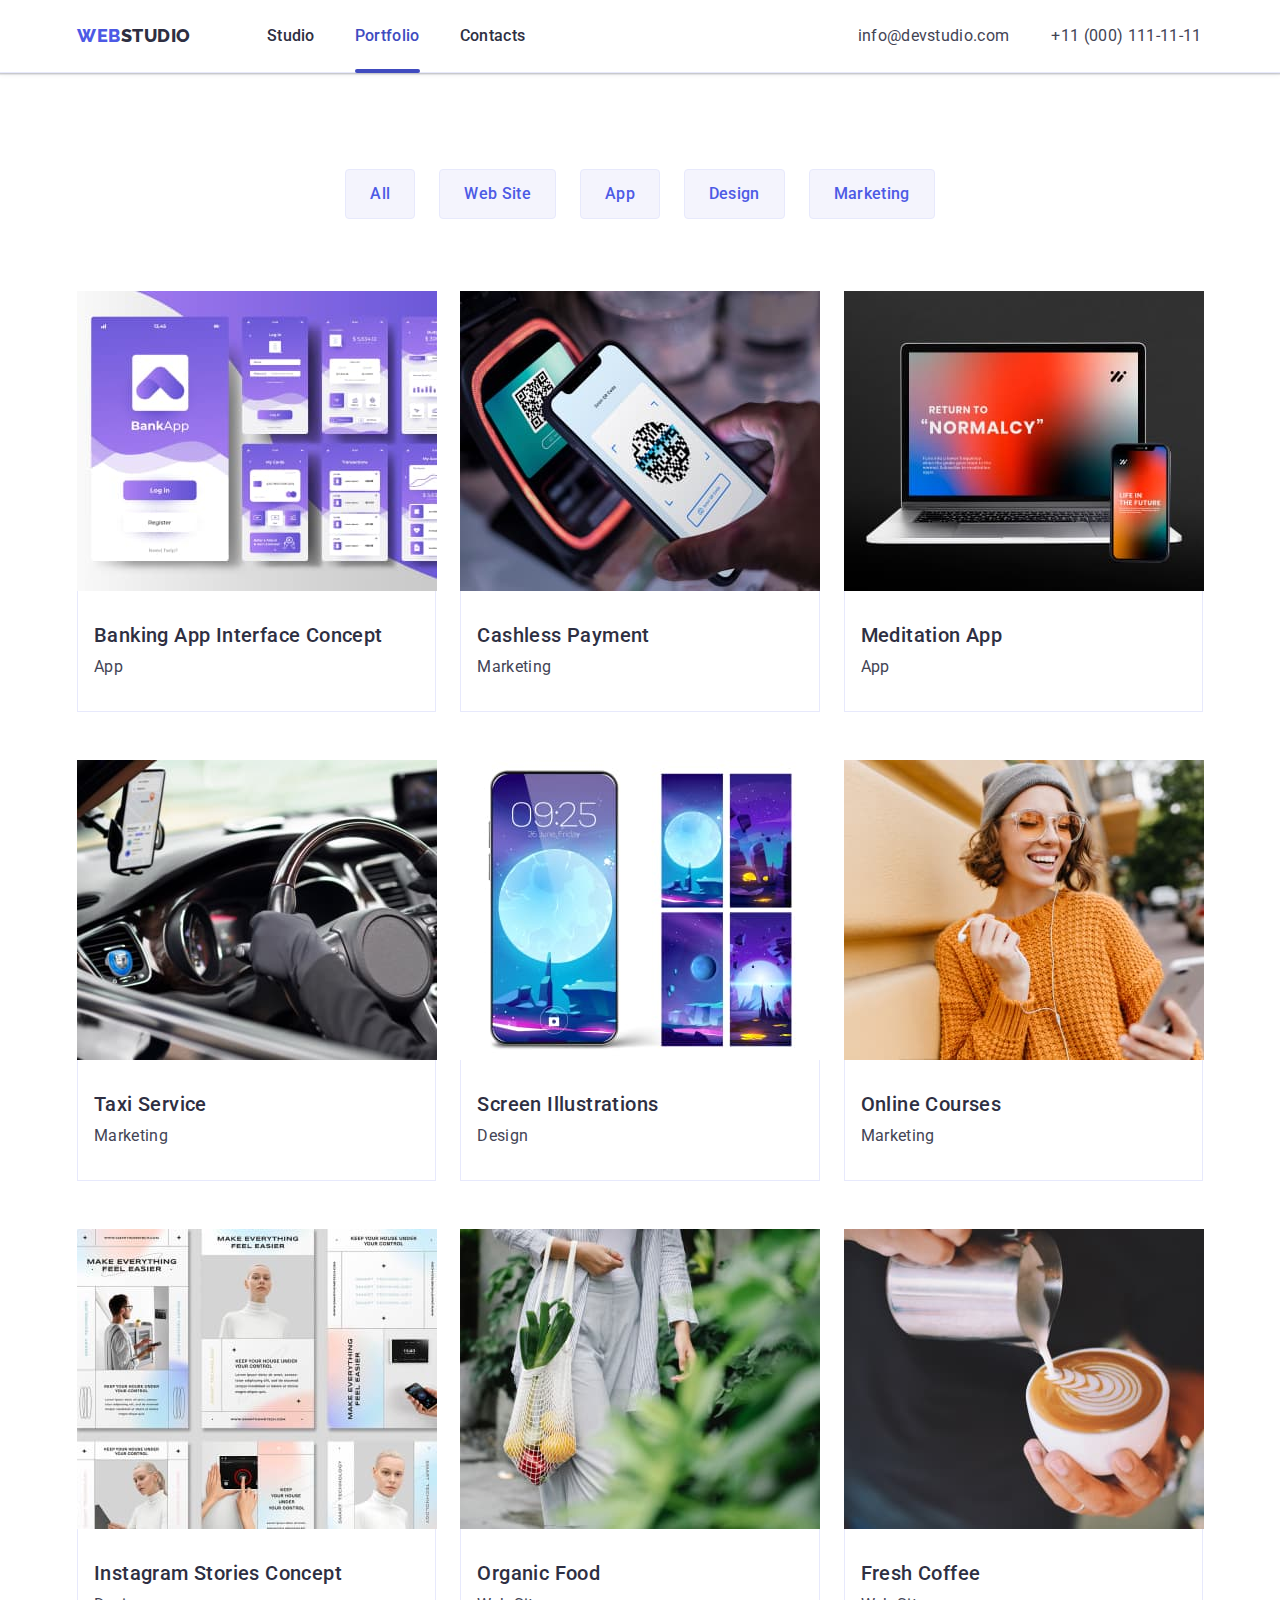
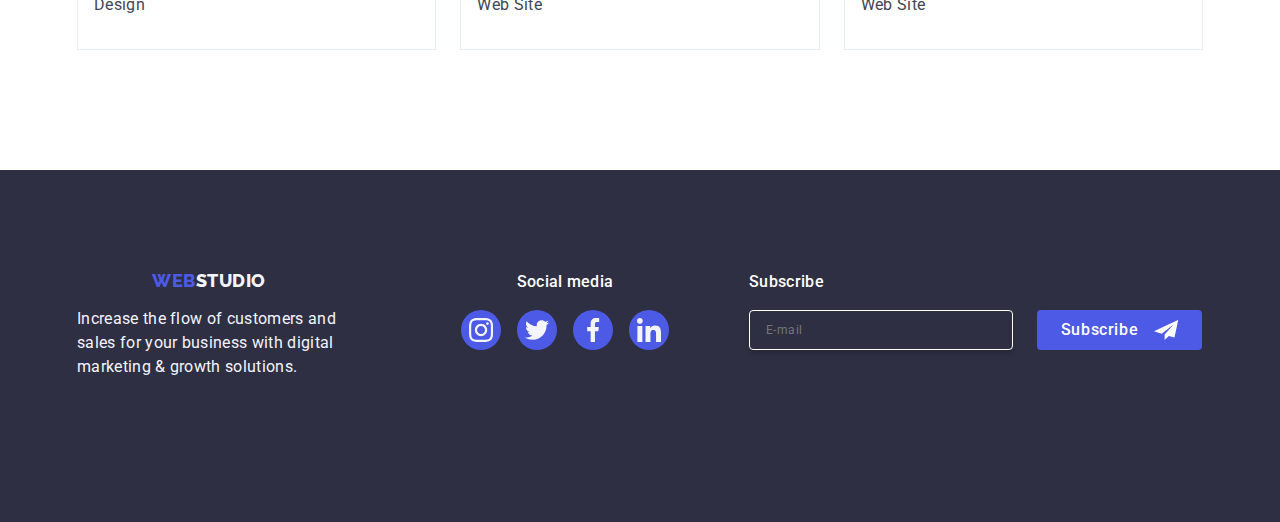
<file: portfolio.html>
<!DOCTYPE html>
<html lang="en">
  <head>
    <meta charset="UTF-8" />
    <meta name="viewport" content="width=device-width, initial-scale=1.0" />
    <title>Web Studio</title>
    <link
      rel="stylesheet"
      href="https://cdn.jsdelivr.net/npm/modern-normalize@2.0.0/modern-normalize.min.css"
    />
    <link rel="preconnect" href="https://fonts.googleapis.com" />
    <link rel="preconnect" href="https://fonts.gstatic.com" crossorigin />
    <link
      href="https://fonts.googleapis.com/css2?family=Raleway:wght@800&family=Roboto:wght@400;500;700;900&display=swap"
      rel="stylesheet"
    />
    <link rel="stylesheet" href="./css/styles.css" />
  </head>
  <body>
    <header class="page-header">
      <div class="container page-header-container">
        <nav class="navi-main">
          <a class="link logo-begin-up" href="./index.html"
            >Web<span class="logo-end-up">Studio</span>
          </a>
          <ul class="list nav-list">
            <li><a class="link nav-menu" href="./index.html">Studio</a></li>
            <li>
              <a class="link nav-menu current" href="./portfolio.html"
                >Portfolio</a
              >
            </li>
            <li><a class="link nav-menu" href="">Contacts</a></li>
          </ul>
        </nav>
        <address class="address">
          <ul class="list address-list">
            <li>
              <a class="link address-text" href="mailto:info@devstudio.com"
                >info@devstudio.com</a
              >
            </li>
            <li>
              <a class="link address-text" href="tel:+110001111111"
                >+11 (000) 111-11-11</a
              >
            </li>
          </ul>
        </address>
      </div>
    </header>
    <main>
      <section class="portfolio-section">
        <div class="container main-section-container">
          <h1 class="buttons-header visually-hidden">Buttons</h1>

          <ul class="list pbutton-list">
            <li><button class="pbutton" type="button">All</button></li>
            <li><button class="pbutton" type="button">Web Site</button></li>
            <li><button class="pbutton" type="button">App</button></li>
            <li><button class="pbutton" type="button">Design</button></li>
            <li>
              <button class="pbutton" type="button">Marketing</button>
            </li>
          </ul>

          <ul class="list portfolio-cards-list">
            <li class="portfolio-cards-list-item">
              <a class="link portfolio-card" href="">
                <div class="box">
                  <img
                    class="portfolio-image"
                    src="./images/imgp-1.jpg"
                    alt="Banking App Interface Concept"
                    width="360"
                  />

                  <p class="overlay overlay-text">
                    14 Stylish and User-Friendly App Design Concepts · Task
                    Manager App · Calorie Tracker App · Exotic Fruit Ecommerce
                    App · Cloud Storage App
                  </p>
                </div>

                <div class="portfolio-cards-text">
                  <h2 class="pworks-header">Banking App Interface Concept</h2>
                  <p class="photo-text">App</p>
                </div>
              </a>
            </li>

            <li class="portfolio-cards-list-item">
              <a class="link portfolio-card" href="">
                <div class="box">
                  <img
                    src="./images/imgp-2.jpg"
                    alt="Cashless Payment"
                    width="360"
                  />

                  <p class="overlay overlay-text">
                    14 Stylish and User-Friendly App Design Concepts · Task
                    Manager App · Calorie Tracker App · Exotic Fruit Ecommerce
                    App · Cloud Storage App
                  </p>
                </div>

                <div class="portfolio-cards-text">
                  <h2 class="pworks-header">Cashless Payment</h2>
                  <p class="photo-text">Marketing</p>
                </div>
              </a>
            </li>
            <li class="portfolio-cards-list-item">
              <a class="link portfolio-card" href="">
                <div class="box">
                  <img
                    src="./images/imgp-3.jpg"
                    alt="Meditaion App"
                    width="360"
                  />

                  <p class="overlay overlay-text">
                    14 Stylish and User-Friendly App Design Concepts · Task
                    Manager App · Calorie Tracker App · Exotic Fruit Ecommerce
                    App · Cloud Storage App
                  </p>
                </div>

                <div class="portfolio-cards-text">
                  <h2 class="pworks-header">Meditation App</h2>
                  <p class="photo-text">App</p>
                </div>
              </a>
            </li>

            <li class="portfolio-cards-list-item">
              <a class="link portfolio-card" href="">
                <div class="box">
                  <img
                    src="./images/imgp2-1.jpg"
                    alt="Taxi Service"
                    width="360"
                  />

                  <p class="overlay overlay-text">
                    14 Stylish and User-Friendly App Design Concepts · Task
                    Manager App · Calorie Tracker App · Exotic Fruit Ecommerce
                    App · Cloud Storage App
                  </p>
                </div>

                <div class="portfolio-cards-text">
                  <h2 class="pworks-header">Taxi Service</h2>
                  <p class="photo-text">Marketing</p>
                </div>
              </a>
            </li>
            <li class="portfolio-cards-list-item">
              <a class="link portfolio-card" href="">
                <div class="box">
                  <img
                    src="./images/imgp2-2.jpg"
                    alt="Screen Illustrations"
                    width="360"
                  />

                  <p class="overlay overlay-text">
                    14 Stylish and User-Friendly App Design Concepts · Task
                    Manager App · Calorie Tracker App · Exotic Fruit Ecommerce
                    App · Cloud Storage App
                  </p>
                </div>

                <div class="portfolio-cards-text">
                  <h2 class="pworks-header">Screen Illustrations</h2>
                  <p class="photo-text">Design</p>
                </div>
              </a>
            </li>
            <li class="portfolio-cards-list-item">
              <a class="link portfolio-card" href="">
                <div class="box">
                  <img
                    src="./images/imgp2-3.jpg"
                    alt="Online Courses"
                    width="360"
                  />

                  <p class="overlay overlay-text">
                    14 Stylish and User-Friendly App Design Concepts · Task
                    Manager App · Calorie Tracker App · Exotic Fruit Ecommerce
                    App · Cloud Storage App
                  </p>
                </div>

                <div class="portfolio-cards-text">
                  <h2 class="pworks-header">Online Courses</h2>
                  <p class="photo-text">Marketing</p>
                </div>
              </a>
            </li>

            <li class="portfolio-cards-list-item">
              <a class="link portfolio-card" href="">
                <div class="box">
                  <img
                    src="./images/imgp3-1.jpg"
                    alt="Instagram Stories Concept"
                    width="360"
                  />

                  <p class="overlay overlay-text">
                    14 Stylish and User-Friendly App Design Concepts · Task
                    Manager App · Calorie Tracker App · Exotic Fruit Ecommerce
                    App · Cloud Storage App
                  </p>
                </div>

                <div class="portfolio-cards-text">
                  <h2 class="pworks-header">Instagram Stories Concept</h2>
                  <p class="photo-text">Design</p>
                </div>
              </a>
            </li>
            <li class="portfolio-cards-list-item">
              <a class="link portfolio-card" href="">
                <div class="box">
                  <img
                    src="./images/imgp3-2.jpg"
                    alt="Organic Food"
                    width="360"
                  />

                  <p class="overlay overlay-text">
                    14 Stylish and User-Friendly App Design Concepts · Task
                    Manager App · Calorie Tracker App · Exotic Fruit Ecommerce
                    App · Cloud Storage App
                  </p>
                </div>

                <div class="portfolio-cards-text">
                  <h2 class="pworks-header">Organic Food</h2>
                  <p class="photo-text">Web Site</p>
                </div>
              </a>
            </li>
            <li class="portfolio-cards-list-item">
              <a class="link portfolio-card" href="">
                <div class="box">
                  <img
                    src="./images/imgp3-3.jpg"
                    alt="Fresh Coffee"
                    width="360"
                  />

                  <p class="overlay overlay-text">
                    14 Stylish and User-Friendly App Design Concepts · Task
                    Manager App · Calorie Tracker App · Exotic Fruit Ecommerce
                    App · Cloud Storage App
                  </p>
                </div>

                <div class="portfolio-cards-text">
                  <h2 class="pworks-header">Fresh Coffee</h2>
                  <p class="photo-text">Web Site</p>
                </div>
              </a>
            </li>
          </ul>
        </div>
      </section>
    </main>

    <footer class="footer">
      <div class="container footer-cont">
        <div class="footer-contain-1">
          <a class="link logo-begin-down" href="./index.html"
            >Web<span class="logo-end-down">Studio</span>
          </a>

          <p class="footer-text">
            Increase the flow of customers and sales for your business with
            digital marketing & growth solutions.
          </p>
        </div>

        <div class="footer-contain-2">
          <p class="footer-text-two">Social media</p>

          <ul class="list footer-sm-links">
            <li class="footer-sm-links-item">
              <a href="" class="footer-sm-link">
                <svg class="sm-links-icon" width="24" height="24">
                  <use href="./images/icons.svg#icon-team-img-1"></use>
                </svg>
              </a>
            </li>
            <li class="footer-sm-links-item">
              <a href="" class="footer-sm-link">
                <svg class="sm-links-icon" width="24" height="24">
                  <use href="./images/icons.svg#icon-team-img-2"></use>
                </svg>
              </a>
            </li>
            <li class="footer-sm-links-item">
              <a href="" class="footer-sm-link">
                <svg class="sm-links-icon" width="24" height="24">
                  <use href="./images/icons.svg#icon-team-img-3"></use>
                </svg>
              </a>
            </li>
            <li class="footer-sm-links-item">
              <a href="" class="footer-sm-link">
                <svg class="sm-links-icon" width="24" height="24">
                  <use href="./images/icons.svg#icon-team-img-4"></use>
                </svg>
              </a>
            </li>
          </ul>
        </div>
        <div class="footer-contain-three">
          <p class="footer-text-three">Subscribe</p>

          <form class="foot-form">
            <label class="foot-label" for="email">
              <input
                type="email"
                name="email"
                id="email"
                placeholder="E-mail"
                class="foot-input"
              />
            </label>
            <button type="submit" name="subscribe" class="subscribe-button">
              Subscribe
              <svg class="subscribe-icon" width="24" height="24">
                <use href="./images/icons.svg#icon-subscribe"></use>
              </svg>
            </button>
          </form>
        </div>
      </div>
    </footer>
  </body>
</html>
</file>
<file: css/styles.css>
:root {
  --IRIS: #4d5ae5;
  --NAVY: #2e2f42;
  --SLATE: #434455;
  --WHITE: #ffffff;
  --CLOUD: #f4f4fd;
  --OCEAN: #404bbf;
  --CORNFLOWER: #e7e9fc;
}
:root {
  --letter-spacing-h2: 0.036em;
  --letter-spacing-h3: 0.02em;
  --letter-spacing-button-text: 0.02em;
  --letter-spacing-logo: 0.03em;
  --letter-spacing-text: 0.02em;
  --main-header-text: 0.02em;
}

h1,
h2,
h3,
h4,
h5,
h6,
p {
  margin-top: 0;
  margin-bottom: 0;
}

ol,
ul {
  margin-top: 0;
  margin-bottom: 0;
  padding-left: 0;
}

img {
  display: block;
}

body {
  font-family: "Roboto", sans-serif;
  color: var(--SLATE);
  background-color: var(--WHITE);
}

.list {
  list-style: none;
  padding: 0;
  margin: 0;
}

.link {
  text-decoration: none;
}

button {
  cursor: pointer;
}

.visually-hidden {
  position: absolute;
  width: 1px;
  height: 1px;
  margin: -1px;
  border: 0;
  padding: 0;
  white-space: nowrap;
  clip-path: inset(100%);
  clip: rect(0 0 0 0);
  overflow: hidden;
}

/* ============================================================================= */
/* ============================= Mobile version ================================ */
/* ============================================================================= */

/* ========================= Header Styles ===================================== */

.container {
  max-width: 428px;
  padding: 0 16px;
  margin-left: auto;
  margin-right: auto;
}



.page-header-container {
  display: flex;
  align-items: center;
  justify-content: space-between;
}

.logo-begin-up {
  margin-right: 76px;
  color: var(--IRIS);
  font-family: "Raleway", sans-serif;
  font-size: 18px;
  font-style: normal;
  font-weight: 800;
  line-height: 1.17;
  letter-spacing: var(--letter-spacing-logo);
  text-transform: uppercase;
}

.logo-end-up {
  color: var(--NAVY);
  font-family: "Raleway", sans-serif;
  font-size: 18px;
  font-style: normal;
  font-weight: 800;
  line-height: 1.17;
  letter-spacing: var(--letter-spacing-logo);
  text-transform: uppercase;
}

.nav-list {
  display: none;
}
.address {
  display: none;
}

/* ====================== Mobile only ============================== */
@media screen and (max-width: 767px) {

    .page-header {
  padding-top: 26px;
  padding-bottom: 24px;

  /* display: flex; */
  /* justify-content: center; */
  /* align-items: center; */
  /* border-bottom: 1px solid var(--CORNFLOWER); */
  /* background: var(--WHITE); */
  /* box-shadow: 0px 2px 1px rgba(46, 47, 66, 0.08), */
    0px 1px 1px rgba(46, 47, 66, 0.16), 0px 1px 6px rgba(46, 47, 66, 0.08);
}

  .mobile-menu-open-button {
    border: none;
    background-color: transparent;
    line-height: 0;
    padding: 0;
    stroke: var(--NAVY);
  }

  .mobile-menu-container {
    display: flex;
    flex-direction: column;
    position: fixed;
    top: 0;
    right: 0;
    background-color: var(--WHITE);
    z-index: 9999999;
    width: 100%;
    height: 100%;
    padding-left: 40px; 
    padding-bottom: 40px;
    transform: translateX(100%);
    transition: transform 250ms linear;
  }

  .mobile-menu-container.is-open {
    transform: translateX(0%);
  }

  .mobile-menu-container-close-button {
    position: absolute;
    top: 24px;

    right: 24px;
    width: 24px;
    height: 24px;
    display: flex;
    border: none;
    border-radius: 50%;
    align-items: center;
    justify-content: center;
    background-color: #e7e9fc;
    border: 1px solid rgba(0, 0, 0, 0.1);
    padding: 0;
    cursor: pointer;
    transition: background-color 250ms cubic-bezier(0.4, 0, 0.2, 1),
      border 250ms cubic-bezier(0.4, 0, 0.2, 1);
    /* background-color: transparent; */
    /* line-height: 0; */
    /* padding: 0; */
    stroke: var(--WHITE);
    margin-left: auto;
  }

  .mobile-menu-navigation {
    display: flex;
    flex-direction: column;
    margin-top: 80px;
    margin-left: 40px;
    margin-bottom: 284px;
  }

  .mobile-menu-nav-list {
    display: flex;
    flex-direction: column;
    gap: 40px;
    margin-bottom: 40px;
  }

  .mobile-menu-nav-list-item {
  }

  .mobile-nav-menu-link {
    color: var(--NAVY);
    font-size: 36px;

    font-weight: 700;
    line-height: 1.11; /* 111.111% */
    letter-spacing: 0.02em;
    transition: color 250ms cubic-bezier(0.4, 0, 0.2, 1);
  }

  .mobile-nav-menu-link:focus,
  .mobile-nav-menu-link:hover {
    color: var(--IRIS);
  }

  .mobile-menu-address {
    margin-top: auto;
    margin-bottom: 48px;
  }

  .mobile-menu-address-list {
    display: flex;
    flex-direction: column;
    gap: 40px;
  }

  .mobile-menu-phone {
    width: auto;
    max-height: 40px;
    color: var(--IRIS);

    font-size: 36px;
    font-style: normal;
    font-weight: 700;
    max-width: 100%;
    line-height: 1.11; /* 111.111% */
    letter-spacing: 0.02em;
    text-transform: capitalize;
  }
  .mobile-menu-address-text {
    max-width: 192px;
    max-height: 24px;
    color: var(--SLATE);
    font-style: normal;
    font-size: 20px;

    font-weight: 500;
    line-height: 1.2px; /* 120% */
    letter-spacing: 0.02em;
  }

  .mobile-menu-sm-links {
    display: flex;
    
    justify-content: flex-end;
    margin-top: auto;
    margin-bottom: 40px;
  }

  .mobile-menu-sm-links-item {
    width: 40px;
    height: 40px;
    margin-right: auto;
  }

  .mobile-menu-sm-link {
    width: 100%;
    height: 100%;
    background-color: var(--IRIS);
    display: flex;
    border-radius: 50% 50%;
    align-items: center;
    justify-content: center;
    transition: background-color 250ms cubic-bezier(0.4, 0, 0.2, 1);
  }

  .mobile-menu-sm-link:focus,
  .mobile-menu-sm-link:hover {
    background-color: #31d0aa;
  }

  .mobile-menu-sm-links-icon {
    position: relative;
    fill: var(--CLOUD);
  }
}

/* ====================== Section 1 styles ========================= */

.main-index {
  display: flex;
  flex-direction: column;
  padding-top: 0px;
  padding-bottom: 0px;
  width: 100%;
  min-height: 432px;
  margin-left: auto;
  margin-right: auto;
  justify-content: center;
  background-image: linear-gradient(
      rgba(46, 47, 66, 0.7),
      rgba(46, 47, 66, 0.7)
    ),
    url(../images/hero-mobile-bg.jpg);
  background-repeat: no-repeat;
  background-size: cover;
  background-position: center;
  margin-bottom: 104px;
}

.js-menu-container
{width: 100%;}

.main-index-header-text {
  display: flex;
  flex-direction: column;
  color: var(--WHITE);

  text-align: center;
  /* Header 2 */
  font-family: "Roboto", sans-serif;

  
  font-size: 24px;
  font-style: normal;
  font-weight: 700;
  line-height: 1.11; /* 111.111% */
  letter-spacing: 0.02em;
  text-transform: capitalize;
  width: 288px;


  margin: 0 auto;
  margin-bottom: 72px;
}

.ibutton {
  border: none;
  color: var(--WHITE);
  font-size: 16px;
  font-weight: 500;
  line-height: 1.5;
  letter-spacing: var(--letter-spacing-button-text);
  background-color: var(--IRIS);
  text-align: center;

  min-width: 169px;
  height: 56px;
  margin: 0 auto;
  padding: 16px 32px 16px 32px;

  display: block;
  align-items: flex-start;
  gap: 10px;

  border-radius: 4px;
  background: var(--IRIS);
  box-shadow: 0px 4px 4px 0px rgba(0, 0, 0, 0.15);
  transition: background-color 250ms cubic-bezier(0.4, 0, 0.2, 1);
}

.ibutton:focus,
.ibutton:hover {
  background-color: var(--OCEAN);
}

/* ====================== Section two ============================= */

.features-icons-container {
  display: none;
}
.features-list {
  display: flex;
  flex-direction: column;
  gap: 72px;
  margin-bottom: 96px;
}

.features-list-header {
  width: 100%;
  color: var(--NAVY);
  text-align: center;
  /* Header 2 */

  font-size: 36px;
  font-style: normal;
  font-weight: 700;
  line-height: 1.11; /* 111.111% */
  letter-spacing: 0.02em;
  text-transform: capitalize;
  margin-bottom: 8px;
}

.features-list-text {
  color: var(--SLATE);
  /* Body Medium */

  font-size: 16px;
  font-style: normal;
  font-weight: 500;
  line-height: 1.5; /* 150% */
  letter-spacing: 0.02em;
}

/* ========================Section three ============================ */
.works {
  display: none;
}
/* ========================= Section four ============================ */
.team {
  background-color: var(--CLOUD);
  /* min-height: 2232px; */
  height: auto;
  width: 100%;
  padding-bottom: 96px;
}
.team-header {
  padding-top: 96px;
  color: var(--NAVY);
  text-align: center;
  font-size: 36px;
  font-style: normal;
  font-weight: 700;
  line-height: 1.11; /* 111.111% */
  letter-spacing: 0.02em;
  text-transform: capitalize;
  margin-bottom: 72px;
}
.team-list {
  display: flex;
  flex-direction: column;
  align-items: center;
  gap: 72px;
}
.team-card {
  display: flex;
  flex-direction: column;
  align-items: center;
  justify-content: center;
  background-color: var(--WHITE);
  width: 264px;
  border-radius: 0px 0px 4px 4px;
  background: var(--WHITE);
  box-shadow: 0px 2px 1px 0px rgba(46, 47, 66, 0.08),
    0px 1px 1px 0px rgba(46, 47, 66, 0.16),
    0px 1px 6px 0px rgba(46, 47, 66, 0.08);
}
.team-image {
  margin-bottom: 32px;
}

.team-image-text {
  display: flex;
  flex-direction: column;
  width: 264px;
  padding-bottom: 32px;
  flex-direction: column;
  justify-content: center;
  align-items: center;
  gap: 8px;
}
.team-list-header {
  color: var(--NAVY);
  text-align: center;
  /* Header 3 */
  font-size: 20px;
  font-style: normal;
  font-weight: 500;
  line-height: 1.2; /* 120% */
  letter-spacing: 0.02em;
}
.team-list-text {
  font-size: 16px;

  font-weight: 400;
  line-height: 1.5; /* 150% */
  letter-spacing: 0.02em;
}

.sm-links {
  justify-content: center;
  display: flex;
  gap: 24px;
  align-content: center;
}

.sm-links-item {
  width: 40px;
  height: 40px;
}

.sm-link {
  width: 100%;
  height: 100%;
  background-color: var(--IRIS);
  display: flex;
  border-radius: 50% 50%;
  align-items: center;
  justify-content: center;
  transition: background-color 250ms cubic-bezier(0.4, 0, 0.2, 1);
}

.sm-link:focus,
.sm-link:hover {
  background-color: var(--OCEAN);
}

.sm-links-icon {
  position: relative;
  fill: var(--CLOUD);
}

/* =========================== Section five ======================== */
.clients {
  padding-bottom: 96px;
}

.clients-header {
  padding-top: 96px;
  color: var(--NAVY);
  text-align: center;
  /* Header 2 */
  font-size: 36px;
  font-weight: 700;
  line-height: 1.11;
  letter-spacing: var(--letter-spacing-h2);
  text-transform: capitalize;
  margin-bottom: 72px;
}

.clients-cards {
  display: flex;
  flex-direction: row;
  flex-wrap: wrap;
  justify-content: center;
  gap: 16px;
  row-gap: 72px;
}

.client-link {
  width: 100%;
  height: 100%;
  border: 1px solid #8e8f99;
  border-radius: 4px;
  display: flex;
  justify-content: center;
  align-items: center;
  color: #8e8f99;
  transition: border-color 250ms cubic-bezier(0.4, 0, 0.2, 1),
    color 250ms cubic-bezier(0.4, 0, 0.2, 1);
}

.client-link:focus,
.client-link:hover {
  border-color: #404bbf;
  color: #404bbf;
}

.clients-cards-item {
  display: flex;
  min-width: 168px;
  height: 88px;
  flex-direction: column;
  justify-content: center;
  align-items: center;
  width: calc((100% - 24px * 5) / 6);
  background-color: var(--WHITE);
}

.clients-icon {
  fill: currentColor;
}

/* ========================== Footer ============================== */
footer {
  background: var(--NAVY);
  padding-top: 96px;
  padding-bottom: 96px;
}

.footer-cont {
  display: flex;
  flex-direction: column;
  align-items: center;
}

.footer-contain-1 {
  display: flex;
  flex-direction: column;
  align-items: center;
  margin-bottom: 72px;
}

.logo-begin-down {
  display: inline-block;
  color: var(--IRIS);
  font-family: "Raleway", sans-serif;
  font-size: 18px;
  font-style: normal;
  font-weight: 800;
  line-height: 1.17;
  letter-spacing: var(--letter-spacing-logo);
  text-transform: uppercase;
  margin-bottom: 16px;
}
.logo-end-down {
  color: var(--CLOUD);
  font-family: "Raleway", sans-serif;
  font-size: 18px;
  font-style: normal;
  font-weight: 800;
  line-height: 1.17;
  letter-spacing: var(--letter-spacing-logo);
  text-transform: uppercase;
}
.footer-text {
  color: var(--CLOUD);

  font-size: 16px;
  font-weight: 400;
  line-height: 1.5;
  letter-spacing: var(--letter-spacing-text);
  height: 72px;
  width: 264px;
}

.footer-contain-2 {
  display: flex;
  flex-direction: column;
  align-items: center;
  margin-bottom: 72px;
}

.footer-text-two {
  color: var(--WHITE);

  font-size: 16px;
  line-height: 1.5;
  font-weight: 500;

  letter-spacing: 0.02em;
  height: 24px;

  margin-bottom: 16px;
}

.footer-sm-links {
  display: flex;
  gap: 16px;
}

.footer-sm-links-item {
  width: 40px;
  height: 40px;
}

.footer-sm-link {
  width: 100%;
  height: 100%;
  background-color: var(--IRIS);
  display: flex;
  border-radius: 50% 50%;
  align-items: center;
  justify-content: center;
  transition: background-color 250ms cubic-bezier(0.4, 0, 0.2, 1);
}

.footer-sm-link:focus,
.footer-sm-link:hover {
  background-color: #31d0aa;
}

.sm-links-icon {
  position: relative;
  fill: var(--CLOUD);
}

.footer-contain-3 {
}

.footer-text-three {
  display: flex;
  flex-direction: column;
  align-items: center;
  color: var(--WHITE);

  font-size: 16px;
  line-height: 1.5;
  font-weight: 500;

  letter-spacing: 0.02em;
  height: 24px;

  margin-bottom: 16px;
}

.foot-form {
  display: flex;
  flex-direction: row;
  flex-wrap: wrap;
  gap: 24px;
  align-items: center;
  justify-content: center;
}

.foot-input {
  font-family: inherit;
  width: 100%;
  height: 40px;
  font-size: 12px;
  line-height: 1.5;
  letter-spacing: 0.04em;

  border-radius: 4px;

  border: 1px solid var(--WHITE);
  box-shadow: 0px 4px 4px 0px rgba(0, 0, 0, 0.15);

  background-color: transparent;

  color: var(--WHITE);
}

.subscribe-button {
  min-width: 165px;
  display: flex;
  justify-content: center;
  align-items: center;
  font-size: 16px;
  font-weight: 500;
  line-height: 1.5;
  letter-spacing: 0.04em;
  color: var(--WHITE);
  background-color: #4d5ae5;
  border: none;
  border-radius: 4px;
}

.subscribe-icon {
  margin-left: 16px;
}

/* ========================= Modal window ============================ */
.backdrop {
  position: fixed;
  top: 0;
  left: 0;
  width: 100%;
  height: 100%;
  background-color: rgba(46, 47, 66, 0.4);
  transition: opacity 250ms cubic-bezier(0.4, 0, 0.2, 1),
    visibility 250ms cubic-bezier(0.4, 0, 0.2, 1);
}

.is-hidden {
  opacity: 0;
  visibility: hidden;
  pointer-events: none;
}

.modal {
  position: absolute;
  top: 50%;
  left: 50%;
  transform: translate(-50%, -50%) scale(1);
  /* width: 408px; */
  width: 100%;
  min-height: 584px;

  padding: 72px 24px 24px 24px;

  background: #fcfcfc;
  box-shadow: 0px 1px 1px rgba(0, 0, 0, 0.14), 0px 1px 3px rgba(0, 0, 0, 0.12),
    0px 2px 1px rgba(0, 0, 0, 0.2);
  border-radius: 4px;
  transition: transform 250ms cubic-bezier(0.4, 0, 0.2, 1);
}

.close-button {
  position: absolute;
  top: 24px;
  right: 24px;
  width: 24px;
  height: 24px;
  border-radius: 50%;
  display: flex;
  align-items: center;
  justify-content: center;
  background-color: #e7e9fc;
  border: 1px solid rgba(0, 0, 0, 0.1);
  padding: 0;
  cursor: pointer;
  transition: background-color 250ms cubic-bezier(0.4, 0, 0.2, 1),
    border 250ms cubic-bezier(0.4, 0, 0.2, 1);
}

.close-button:focus,
.close-button:hover {
  background-color: #404bbf;
  border: none;
}
.close-button:focus .close-button-icon,
.close-button:hover .close-button-icon {
  fill: var(--WHITE);
}

.close-button-icon {
  transition: fill 250ms cubic-bezier(0.4, 0, 0.2, 1);
}

.submit-button-holder {
}

.modal-form-container {
  font-family: "Roboto", sans-serif;
  font-style: normal;
  margin: 72px 24px 16px 24px;
  width: 100%;
}
.modal-header {
  font-size: 16px;
  text-align: center;
  height: 24px;
  font-weight: 500;
  line-height: 1.5; /* 150% */
  letter-spacing: 0.02em;
  margin-bottom: 16px;
  color: var(--NAVY);
}

.modal-form {
  color: var(--LIGHT-SLATE, #8e8f99);
  /* Small Text */
  font-family: Roboto;
  font-size: 12px;
  font-style: normal;
  font-weight: 400;
  line-height: 1.166; /* 116.667% */
  letter-spacing: 0.04em;
  width: 100%;
  height: 40px;
  align-items: center;
  justify-content: center;
  /* border: 2px solid rgba(0, 0, 0, 0.1); */
  /* padding: 0; */
  /* border-radius: 4px; */
  /* margin-bottom: 8px; */
}

.form-container {
  margin-bottom: 8px;
}

.modal-label {
  display: block;
  color: var(--LIGHT-SLATE, #8e8f99);
  /* Small Text */
  font-family: Roboto;
  font-size: 12px;
  font-style: normal;
  line-height: 1.17;
  font-weight: 400;
  letter-spacing: 0.04em;
  margin-bottom: 4px;
}

.input-container {
  position: relative;
}

.modal-input {
  font-family: inherit;
  width: 100%;
  height: 40px;
  padding: 0;
  margin: 0;

  border: 1px solid rgba(46, 47, 66, 0.4);
  border-radius: 4px;
  background-color: transparent;
  padding-left: 38px;
  outline: transparent;
  transition: border-color 250ms cubic-bezier(0.4, 0, 0.2, 1);
}

.comment-container {
  margin-bottom: 16px;
}

.modal-input:focus {
  border-color: #4d5ae5;
}

.modal-current {
  position: relative;
  color: var(--OCEAN);
}

.modal-current:after {
  position: absolute;
  bottom: 0;
  left: 11px;

  width: 1.5px;
  height: 18px;
  /* border-radius: 2px; */
  background-color: var(--OCEAN);

  content: "";
}
.form-icon {
  position: absolute;
  left: 16px;
  top: 50%;
  transform: translateY(-50%);
  transition: fill 250ms cubic-bezier(0.4, 0, 0.2, 1);
  fill: #4d5ae5;
}
.textarea {
  width: 100%;
  height: 120px;
  font-size: 12px;
  line-height: 1.17;
  letter-spacing: 0.04em;
  color: rgba(46, 47, 66, 0.4);
  border: 1px solid rgba(46, 47, 66, 0.4);
  border-radius: 4px;
  background-color: transparent;
  padding: 8px 16px;
  outline: transparent;
  resize: none;
  transition: border-color 250ms cubic-bezier(0.4, 0, 0.2, 1);
}
.textarea:focus {
  border-color: #4d5ae5;
}
.checkbox-container {
  margin-bottom: 24px;
}
.checkbox {
}
.check-policy {
  display: block;
  width: 338px;
  color: var(--LIGHT-SLATE, #8e8f99);
  /* Small Text */
  font-size: 12px;
  font-style: normal;
  font-weight: 400;
  line-height: 1.17; /* 116.667% */
  letter-spacing: 0.04em;
}
.span-policy-link {
  width: 16px;
  height: 16px;
  border: 1px solid rgba(46, 47, 66, 0.4);
  border-radius: 2px;
  transition: background-color 250ms cubic-bezier(0.4, 0, 0.2, 1),
    border 250ms cubic-bezier(0.4, 0, 0.2, 1),
    fill 250ms cubic-bezier(0.4, 0, 0.2, 1);
  display: inline-flex;
  align-items: center;
  justify-content: center;
  fill: transparent;
}

.check-icon {
  fill: transparent;
}

.input-check:checked + .check-policy > .span-policy-link {
  background-color: var(--OCEAN);
  border: none;
  fill: var(--CLOUD);
}

.policy-link {
  color: var(--IRIS);
}
.checkbox-icon {
}

.modal-submit-button {
  display: block;
  font-family: "Roboto", sans-serif;
  padding: 16px 32px;
  font-size: 16px;
  font-weight: 500;
  line-height: 1.5;
  letter-spacing: 0.04em;
  cursor: pointer;
  align-items: center;
  color: var(--WHITE);
  gap: 10px;
  background-color: var(--IRIS);
  border: none;
  justify-content: center;
  min-width: 169px;
  height: 56px;
  border-radius: 4px;
  transition: background-color 250ms cubic-bezier(0.4, 0, 0.2, 1);
  margin: 0 auto;
}

.modal-submit-button:focus .modal-submit-button:hover {
  border-radius: 4px;
  background: var(--IRIS);
  box-shadow: 0px 4px 4px 0px rgba(0, 0, 0, 0.15);
}


/* ================================================================= */
/* =============================== Tab ============================== */
/* ================================================================== */

@media screen and (min-width: 768px) {
  .container {
    max-width: 768px;
  }

  .mobile-menu-navigation {
    display: none;
  }

  .mobile-menu-open-button {
    display: none;
  }
  .mobile-menu-navigation {

  }

  .page-header {
  align-items: center;
  border-bottom: 1px solid var(--CORNFLOWER);
  background: var(--WHITE);
  box-shadow: 0px 2px 1px rgba(46, 47, 66, 0.08),
    0px 1px 1px rgba(46, 47, 66, 0.16), 0px 1px 6px rgba(46, 47, 66, 0.08);
}

.page-header-container {
  display: flex;
  align-items: center;
}



.navi-main {
  display: flex;
  align-items: center;
}
.nav-list {
  display: flex;
  gap: 40px;
}

.nav-menu {
  color: var(--NAVY);
  font-size: 16px;
  font-weight: 500;
  line-height: 1.5;
  letter-spacing: var(--letter-spacing-text);
  display: block;
  padding: 24px 0;
  transition: color 250ms cubic-bezier(0.4, 0, 0.2, 1);
}

.nav-menu:hover,
.nav-menu:focus {
  color: var(--OCEAN);
}

.current {
  position: relative;
  color: var(--OCEAN);
}

.current:after {
  position: absolute;
  bottom: -1px;
  left: 0;

  width: 100%;
  height: 4px;
  border-radius: 2px;
  background-color: var(--OCEAN);

  content: "";
}

.address {
    display: flex;
  font-style: normal;
  margin-left: auto;
}

.address-list {
  display: flex;
  flex-direction: column;
  gap: 12px;
}
.address-text {
  color: var(--SLATE);

  font-size: 12px;
font-style: normal;
font-weight: 400;
line-height: 1.17; /* 116.667% */
letter-spacing: 0.04em;
}

.address-text:hover,
.address-text:focus {
  color: var(--OCEAN);
}



.main-index {
  display: block;
  padding-top: 188px;
  padding-bottom: 188px;
  max-width: 100%;
  margin-left: auto;
  margin-right: auto;
  justify-content: center;
  background-image: linear-gradient(
      rgba(46, 47, 66, 0.7),
      rgba(46, 47, 66, 0.7)
    ),
    url(../images/hero-tab-bg.jpg);
  background-repeat: no-repeat;
  background-size: cover;
  background-position: center;
}

.main-index-header-text {
  color: var(--WHITE);
  text-align: center;
  /* Header 1 */

  font-size: 56px;
font-style: normal;
font-weight: 700;
line-height: 1.07; /* 107.143% */
letter-spacing: 0.02em;
width: 496px;
}


.features {
  padding: 96px 0;
}
.features-list {
  display: flex;
  flex-direction: row;
  flex-wrap: wrap;
  gap: 24px;
}

.features-item {
  display: flex;
  flex-direction: row;
  flex-wrap: wrap;
  align-items: center;
  justify-content: center;
  gap: 8px;

  width: calc((100% - 24px * 1) / 2);

  max-width: 356px;}

  .three-section-container {
    width: 584px;
  }

  .team {
  padding-bottom: 96px;
}


  .team-list {
  display: flex;
  flex-direction: row;
  flex-wrap: wrap;
  
  gap: 64px 24px;
  justify-content: center;
}



footer {
  background: var(--NAVY);
  padding-top: 96px;
  padding-bottom: 96px;
}

.footer-cont {
  display: flex;
  flex-direction: row;
  align-items: flex-start;
  width: 584px;
  flex-wrap: wrap;
  gap: 72px 24px;


}

.footer-contain-1 {
  display: flex;
  flex-direction: column;
  align-items: center;
  margin-bottom: 0;
  
}

.logo-begin-down {
  display: inline-block;
  color: var(--IRIS);
  font-family: "Raleway", sans-serif;
  font-size: 18px;
  font-style: normal;
  font-weight: 800;
  line-height: 1.17;
  letter-spacing: var(--letter-spacing-logo);
  text-transform: uppercase;
  margin-bottom: 16px;
}
.logo-end-down {
  color: var(--CLOUD);
  font-family: "Raleway", sans-serif;
  font-size: 18px;
  font-style: normal;
  font-weight: 800;
  line-height: 1.17;
  letter-spacing: var(--letter-spacing-logo);
  text-transform: uppercase;
}
.footer-text {
  color: var(--CLOUD);

  font-size: 16px;
  font-weight: 400;
  line-height: 1.5;
  letter-spacing: var(--letter-spacing-text);
  height: 72px;
  width: 264px;
}

.footer-contain-2 {
  display: flex;
  flex-direction: column;
  align-items: center;
  margin-bottom: 72px;
}

.footer-text-two {
  color: var(--WHITE);

  font-size: 16px;
  line-height: 1.5;
  font-weight: 500;

  letter-spacing: 0.02em;
  height: 24px;

  margin-bottom: 16px;
}

.footer-contain-three {

}

.footer-text-three {

}

.foot-form {

}

.foot-label {

}

.foot-input {

}

.subscribe-button {

}



.footer-sm-links {
  display: flex;
  gap: 16px;
}

.footer-sm-links-item {
  width: 40px;
  height: 40px;
}

.footer-sm-link {
  width: 100%;
  height: 100%;
  background-color: var(--IRIS);
  display: flex;
  border-radius: 50% 50%;
  align-items: center;
  justify-content: center;
  transition: background-color 250ms cubic-bezier(0.4, 0, 0.2, 1);
}

.footer-sm-link:focus,
.footer-sm-link:hover {
  background-color: #31d0aa;
}

.sm-links-icon {
  position: relative;
  fill: var(--CLOUD);
}

.footer-contain-3 {
}

.footer-text-three {
  display: flex;
  flex-direction: row;
  align-items: center;
  color: var(--WHITE);

  font-size: 16px;
  line-height: 1.5;
  font-weight: 500;

  letter-spacing: 0.02em;
  height: 24px;

  margin-bottom: 16px;
}

.foot-form {
  display: flex;
  flex-direction: row;
  flex-wrap: wrap;
  gap: 24px;
  align-items: center;
  justify-content: center;
}

.foot-label {
    width: 264px;
}
.foot-input {
  font-family: inherit;
  width: 100%;
  height: 40px;
  font-size: 12px;
  line-height: 1.5;
  letter-spacing: 0.04em;

  border-radius: 4px;

  border: 1px solid var(--WHITE);
  box-shadow: 0px 4px 4px 0px rgba(0, 0, 0, 0.15);

  background-color: transparent;

  color: var(--WHITE);
}

.subscribe-button {
  min-width: 165px;
  height: 40px;
  display: flex;
  justify-content: center;
  align-items: center;
  font-size: 16px;
  font-weight: 500;
  line-height: 1.5;
  letter-spacing: 0.04em;
  color: var(--WHITE);
  background-color: #4d5ae5;
  border: none;
  border-radius: 4px;
}

.subscribe-icon {
  margin-left: 16px;
}

}

/* =================================================================== */
/* ============================== Desktop ============================= */
/* ==================================================================== */
@media screen and (min-width: 1158px) {
  .container {
    max-width: 1158px;
   
  }
  


.footer-cont {
  
  flex-direction: row;
  flex-wrap: nowrap;
  align-items: center;
  width: 1158px;

}

.mobile-menu-address-list {
    display: none;
}

.mobile-menu-container {
    display: none;
}

.page-header {
  
  
  border-bottom: 1px solid var(--CORNFLOWER);
  background: var(--WHITE);
  box-shadow: 0px 2px 1px rgba(46, 47, 66, 0.08),
    0px 1px 1px rgba(46, 47, 66, 0.16), 0px 1px 6px rgba(46, 47, 66, 0.08);
}

.page-header-container {
  display: flex;
  align-items: center;
}

.navi-main {
  display: flex;
  align-items: center;
}
.nav-list {
  display: flex;
  gap: 40px;
}

.logo-begin-up {
  margin-right: 76px;
  color: var(--IRIS);
  font-family: "Raleway", sans-serif;
  font-size: 18px;
  font-style: normal;
  font-weight: 800;
  line-height: 1.17;
  letter-spacing: var(--letter-spacing-logo);
  text-transform: uppercase;
}

.logo-end-up {
  color: var(--NAVY);
  font-family: "Raleway", sans-serif;
  font-size: 18px;
  font-style: normal;
  font-weight: 800;
  line-height: 1.17;
  letter-spacing: var(--letter-spacing-logo);
  text-transform: uppercase;
}

.nav-menu {
  color: var(--NAVY);
  font-size: 16px;
  font-weight: 500;
  line-height: 1.5;
  letter-spacing: var(--letter-spacing-text);
  display: block;
  padding: 24px 0;
  transition: color 250ms cubic-bezier(0.4, 0, 0.2, 1);
}

.nav-menu:hover,
.nav-menu:focus {
  color: var(--OCEAN);
}

.current {
  position: relative;
  color: var(--OCEAN);
}

.current:after {
  position: absolute;
  bottom: -1px;
  left: 0;

  width: 100%;
  height: 4px;
  border-radius: 2px;
  background-color: var(--OCEAN);

  content: "";
}

.address {
  font-style: normal;
  margin-left: auto;
}

.address-list {
  display: flex;
  flex-direction: row;
  gap: 40px;
}
.address-text {
  display: flex;
  width: 153px;
  height: 24px;
  justify-content: center;
  align-items: center;

  color: var(--SLATE);

  font-size: 16px;

  font-weight: 400;
  line-height: 1.5;
  letter-spacing: var(--letter-spacing-text);
  text-decoration: none;
  transition: color 250ms cubic-bezier(0.4, 0, 0.2, 1);
}

.address-text:hover,
.address-text:focus {
  color: var(--OCEAN);
}

/* ===================== index.html main filling =====================*/
.main-index {
  display: block;
  padding-top: 188px;
  padding-bottom: 188px;
  max-width: 1440px;
  margin-left: auto;
  margin-right: auto;
  justify-content: center;
  background-image: linear-gradient(
      rgba(46, 47, 66, 0.7),
      rgba(46, 47, 66, 0.7)
    ),
    url(../images/hero-bg.jpg);
  background-repeat: no-repeat;
  background-size: cover;
  background-position: center;
}

.main-index-header-text {
  color: var(--WHITE);
  text-align: center;
  /* Header 1 */

  font-size: 56px;

  font-weight: 700;
  line-height: 1.07;
  letter-spacing: var(--main-header-text);
  max-width: 496px;
  margin: 0 auto;
  margin-bottom: 48px;
}

.ibutton {
  border: none;
  color: var(--WHITE);
  font-size: 16px;
  font-weight: 500;
  line-height: 1.5;
  letter-spacing: var(--letter-spacing-button-text);
  background-color: var(--IRIS);
  text-align: center;

  min-width: 169px;
  height: 56px;
  margin: 0 auto;
  padding: 16px 32px 16px 32px;

  display: block;
  align-items: flex-start;
  gap: 10px;

  border-radius: 4px;
  background: var(--IRIS);
  box-shadow: 0px 4px 4px 0px rgba(0, 0, 0, 0.15);
  transition: background-color 250ms cubic-bezier(0.4, 0, 0.2, 1);
}

.ibutton:focus,
.ibutton:hover {
  background-color: var(--OCEAN);
}

.studio-header {
  color: var(--WHITE);
}

.features {
  padding: 0;
}
.features-list {
  display: flex;
  flex-direction: row;
  flex-wrap: nowrap;
  gap: 24px;
}

.features-item {
  display: flex;
  min-width: 264px;

  justify-content: center;
  gap: 8px;

  width: calc((100% - 24px * 3) / 4);
}

.features-icons-container {
  display: flex;
  align-items: center;
  justify-content: center;

  height: 112px;
  border-radius: 4px;

  background-color: var(--CLOUD);
}

.features-icon {
  position: relative;
  /* top: 24px; */
  /* left: 100px; */
}

.features-list-header {
  color: var(--NAVY);
  /* Header 3 */

  font-size: 20px;

  font-weight: 500;
  line-height: 1.2;
  letter-spacing: var(--letter-spacing-h3);
}

.features-list-text {
  color: var(--SLATE);
  /* Body */

  font-size: 16px;

  font-weight: 400;
  line-height: 1.5;
  letter-spacing: var(--letter-spacing-text);
}

.works {
  padding-bottom: 120px;
}

.works-header {
  color: var(--NAVY);
  text-align: center;
  /* Header 2 */
  font-size: 36px;
  font-weight: 700;
  line-height: 1.11;
  letter-spacing: var(--letter-spacing-h2);
  text-transform: capitalize;
  margin-bottom: 72px;
}

.works-cards {
  display: flex;
  gap: 24px;
}

.works-cards-item {
  width: calc((100% - 24px * 2) / 3);
}

.team {
  background-color: var(--CLOUD);

  padding: 0;
}

.team-header {
  color: var(--NAVY);
  text-align: center;
  /* Header 2 */

  font-size: 36px;

  font-weight: 700;
  line-height: 1.11;
  letter-spacing: var(--letter-spacing-h2);
  text-transform: capitalize;
  margin-bottom: 72px;
}

.team-list {
  display: flex;
  gap: 24px;
}

.team-card {
  border-radius: 0px 0px 4px 4px;
  box-shadow: 0px 2px 1px 0px rgba(46, 47, 66, 0.08),
    0px 1px 1px 0px rgba(46, 47, 66, 0.16),
    0px 1px 6px 0px rgba(46, 47, 66, 0.08);

  width: calc((100% - 24px * 3) / 4);
}

.team-image {
}

.sm-links {
  justify-content: center;
  display: flex;
  gap: 24px;
  align-content: center;
}

.sm-links-item {
  width: 40px;
  height: 40px;
}

.sm-link {
  width: 100%;
  height: 100%;
  background-color: var(--IRIS);
  display: flex;
  border-radius: 50% 50%;
  align-items: center;
  justify-content: center;
  transition: background-color 250ms cubic-bezier(0.4, 0, 0.2, 1);
}

.sm-link:focus,
.sm-link:hover {
  background-color: var(--OCEAN);
}

.sm-links-icon {
  position: relative;
  fill: var(--CLOUD);
}

.team-image-text {
  background-color: var(--WHITE);
  padding: 32px 0;
  display: flex;
  min-width: 232px;
  flex-direction: column;
  justify-content: center;
  align-items: center;
  gap: 8px;
}

.team-list-header {
  color: var(--NAVY);
  text-align: center;
  /* Header 3 */

  font-size: 20px;

  font-weight: 500;
  line-height: 1.2;
  letter-spacing: var(--letter-spacing-h3);
}

.team-list-text {
  color: var(--SLATE);
  text-align: center;
  /* Body */

  font-size: 16px;

  font-weight: 400;
  line-height: 1.5;
  letter-spacing: var(--letter-spacing-text);
}

.clients {
  
  padding-bottom: 120px;
}

.clients-header {
  color: var(--NAVY);
  text-align: center;
  /* Header 2 */
  font-size: 36px;
  font-weight: 700;
  line-height: 1.11;
  letter-spacing: var(--letter-spacing-h2);
  text-transform: capitalize;
  margin-bottom: 72px;
}

.clients-cards {
  display: flex;
  flex-wrap: nowrap;
  gap: 24px;
}

.client-link {
  width: 100%;
  height: 100%;
  border: 1px solid #8e8f99;
  border-radius: 4px;
  display: flex;
  justify-content: center;
  align-items: center;
  color: #8e8f99;
  transition: border-color 250ms cubic-bezier(0.4, 0, 0.2, 1),
    color 250ms cubic-bezier(0.4, 0, 0.2, 1);
}

.client-link:focus,
.client-link:hover {
  border-color: #404bbf;
  color: #404bbf;
}

.clients-cards-item {
  display: flex;
  min-width: 168px;
  height: 88px;
  flex-direction: column;
  justify-content: center;
  align-items: center;
  width: calc((100% - 24px * 5) / 6);
  background-color: var(--WHITE);
}

.clients-icon {
  fill: currentColor;
}

/* ===================== index.html main filling =====================*/

/* ============= portfolio.html main filling ===================*/

.main-section-container {
  display: block;
}

.buttons-header {
}

.visually-hidden {
  position: absolute;
  width: 1px;
  height: 1px;
  margin: -1px;
  border: 0;
  padding: 0;
  white-space: nowrap;
  clip-path: inset(100%);
  clip: rect(0 0 0 0);
  overflow: hidden;
}

.portfolio-section {
  padding-top: 96px;
  padding-bottom: 120px;
}
.pbutton-section {
  align-items: center;
  justify-content: center;
}

.pbutton-list {
  display: flex;
  gap: 24px;
  align-items: center;
  justify-content: center;
  margin-bottom: 72px;
}

.pbutton {
  color: var(--IRIS);
  text-align: center;
  padding: 12px 24px;
  /* Button Text */

  font-size: 16px;

  font-weight: 500;
  line-height: 1.5;
  letter-spacing: var(--letter-spacing-button-text);
  border: 1px solid var(--CORNFLOWER);
  border-radius: 4px;

  background: var(--CLOUD);
  transition: color 250ms cubic-bezier(0.4, 0, 0.2, 1),
    background-color 250ms cubic-bezier(0.4, 0, 0.2, 1),
    border-color 250ms cubic-bezier(0.4, 0, 0.2, 1),
    box-shadow 250ms cubic-bezier(0.4, 0, 0.2, 1);
}

.pbutton:hover,
.pbutton:focus {
  color: var(--WHITE);
  background-color: var(--OCEAN);
  border: 1px solid transparent;
  box-shadow: 0px 3px 1px rgba(0, 0, 0, 0.1), 0px 2px 1px rgba(0, 0, 0, 0.08),
    0px 2px 2px rgba(0, 0, 0, 0.12);
}

.photo-header {
  color: var(--WHITE);
}

.portfolio-cards {
}
.portfolio-cards-list {
  display: flex;
  flex-wrap: wrap;
  justify-content: center;
  /* margin-bottom: 72px; */
  gap: 24px;
  row-gap: 48px;
}

.portfolio-card {
  display: block;
  transition: box-shadow 250ms cubic-bezier(0.4, 0, 0.2, 1);
}

.box {
  position: relative;
  width: 360px;
  height: 300px;
  margin: 0 auto;
  background-color: #bdbdbd;
  overflow: hidden;
}

.portfolio-card:hover .overlay,
.portfolio-card:focus .overlay {
  transform: translateY(0%);
}

/* .box:focus .overlay { */
/* transform: translateY(0%); */
/* } */

.overlay {
  position: absolute;
  top: 0;
  left: 0;
  width: 100%;
  height: 100%;
  background-color: #4d5ae5;

  transform: translateY(100%);
  transition: transform 250ms cubic-bezier(0.4, 0, 0.2, 1);
}
.overlay-text {
  color: var(--CLOUD);

  padding: 40px 32px;

  margin: 0;
  font-size: 16px;

  font-weight: 400;
  line-height: 1.5;
  letter-spacing: var(--letter-spacing-text);
}

.portfolio-card:focus,
.portfolio-card:hover {
  box-shadow: 0px 1px 6px rgba(46, 47, 66, 0.08),
    0px 1px 1px rgba(46, 47, 66, 0.16), 0px 2px 1px rgba(46, 47, 66, 0.08);
}

.portfolio-cards-list-item {
  width: calc((100% - 24px * 2) / 3);
}

.portfolio-cards-text {
  background-color: var(--WHITE);
  padding: 32px 16px;
  border: 1px solid var(--CORNFLOWER);
  border-top: none;
}

.pworks-header {
  color: var(--NAVY);
  /* Header 3 */

  font-size: 20px;

  font-weight: 500;
  line-height: 1.2;
  letter-spacing: var(--letter-spacing-h3);

  margin-bottom: 8px;
}

.photo-text {
  color: var(--SLATE);
  /* Body */

  font-size: 16px;

  font-weight: 400;
  line-height: 1.5;
  letter-spacing: var(--letter-spacing-text);
}

/* ============= portfolio.html main filling ===================*/

footer {
  background: var(--NAVY);
  padding-top: 100px;
  padding-bottom: 100px;
}

.footer-cont {
  display: flex;
  align-items: baseline;
   gap: 0; 
}

.footer-contain-1 {
  margin-right: 120px;
}

.logo-begin-down {
  display: inline-block;
  color: var(--IRIS);
  font-family: "Raleway", sans-serif;
  font-size: 18px;
  font-style: normal;
  font-weight: 800;
  line-height: 1.17;
  letter-spacing: var(--letter-spacing-logo);
  text-transform: uppercase;
  margin-bottom: 16px;
}
.logo-end-down {
  color: var(--CLOUD);
  font-family: "Raleway", sans-serif;
  font-size: 18px;
  font-style: normal;
  font-weight: 800;
  line-height: 1.17;
  letter-spacing: var(--letter-spacing-logo);
  text-transform: uppercase;
}
.footer-text {
  color: var(--CLOUD);

  font-size: 16px;
  font-weight: 400;
  line-height: 1.5;
  letter-spacing: var(--letter-spacing-text);
  height: 72px;
  width: 264px;
}

.footer-contain-2 {
  margin-right: 80px;
}

.footer-text-two {
  color: var(--WHITE);

  font-size: 16px;
  line-height: 1.5;
  font-weight: 500;

  letter-spacing: 0.02em;
  height: 24px;

  margin-bottom: 16px;
}

.footer-sm-links {
  display: flex;
  gap: 16px;
}

.footer-sm-links-item {
  width: 40px;
  height: 40px;
}

.footer-sm-link {
  width: 100%;
  height: 100%;
  background-color: var(--IRIS);
  display: flex;
  border-radius: 50% 50%;
  align-items: center;
  justify-content: center;
  transition: background-color 250ms cubic-bezier(0.4, 0, 0.2, 1);
}

.footer-sm-link:focus,
.footer-sm-link:hover {
  background-color: #31d0aa;
}

.sm-links-icon {
  position: relative;
  fill: var(--CLOUD);
}

.footer-contain-3 {
}

.footer-text-three {
  color: var(--WHITE);

  font-size: 16px;
  line-height: 1.5;
  font-weight: 500;

  letter-spacing: 0.02em;
  height: 24px;

  margin-bottom: 16px;
}

.foot-form {
  display: flex;
  flex-wrap: nowrap;
  gap: 24px;
}

.foot-input {
  display: flex;
  font-family: inherit;
  width: 100%;
  height: 40px;
  font-size: 12px;
  line-height: 1.5;
  letter-spacing: 0.04em;
  padding-left: 16px;

  border-radius: 4px;

  border: 1px solid var(--WHITE);
  box-shadow: 0px 4px 4px 0px rgba(0, 0, 0, 0.15);

  background-color: transparent;

  color: var(--WHITE);
  margin: 0 auto;
}

.subscribe-button {
  min-width: 165px;
  display: flex;
  justify-content: center;
  align-items: center;
  font-size: 16px;
  font-weight: 500;
  line-height: 1.5;
  letter-spacing: 0.04em;
  color: var(--WHITE);
  background-color: #4d5ae5;
  border: none;
  border-radius: 4px;
}

.subscribe-icon {
  margin-left: 16px;
}

/* ============= Modal Window ===================== */

.backdrop {
  position: fixed;
  top: 0;
  left: 0;
  width: 100%;
  height: 100%;
  background-color: rgba(46, 47, 66, 0.4);
  transition: opacity 250ms cubic-bezier(0.4, 0, 0.2, 1),
    visibility 250ms cubic-bezier(0.4, 0, 0.2, 1);
}

.is-hidden {
  opacity: 0;
  visibility: hidden;
  pointer-events: none;
}

.modal {
  position: absolute;
  top: 50%;
  left: 50%;
  transform: translate(-50%, -50%) scale(1);
  width: 408px;
  min-height: 584px;

  padding: 72px 24px 24px 24px;

  background: #fcfcfc;
  box-shadow: 0px 1px 1px rgba(0, 0, 0, 0.14), 0px 1px 3px rgba(0, 0, 0, 0.12),
    0px 2px 1px rgba(0, 0, 0, 0.2);
  border-radius: 4px;
  transition: transform 250ms cubic-bezier(0.4, 0, 0.2, 1);
}

.close-button {
  position: absolute;
  top: 24px;
  right: 24px;
  width: 24px;
  height: 24px;
  border-radius: 50%;
  display: flex;
  align-items: center;
  justify-content: center;
  background-color: #e7e9fc;
  border: 1px solid rgba(0, 0, 0, 0.1);
  padding: 0;
  cursor: pointer;
  transition: background-color 250ms cubic-bezier(0.4, 0, 0.2, 1),
    border 250ms cubic-bezier(0.4, 0, 0.2, 1);
}

.close-button:focus,
.close-button:hover {
  background-color: #404bbf;
  border: none;
}
.close-button:focus .close-button-icon,
.close-button:hover .close-button-icon {
  fill: var(--WHITE);
}

.close-button-icon {
  transition: fill 250ms cubic-bezier(0.4, 0, 0.2, 1);
}

.submit-button-holder {
}

.modal-form-container {
  font-family: "Roboto", sans-serif;
  font-style: normal;
  margin: 72px 24px 16px 24px;
}
.modal-header {
  font-size: 16px;
  text-align: center;
  height: 24px;
  font-weight: 500;
  line-height: 1.5; /* 150% */
  letter-spacing: 0.02em;
  margin-bottom: 16px;
  color: var(--NAVY);
}

.modal-form {
  color: var(--LIGHT-SLATE, #8e8f99);
  /* Small Text */
  font-family: Roboto;
  font-size: 12px;
  font-style: normal;
  font-weight: 400;
  line-height: 1.166; /* 116.667% */
  letter-spacing: 0.04em;
  width: 360px;
  height: 40px;
  align-items: center;
  justify-content: center;
  /* border: 2px solid rgba(0, 0, 0, 0.1); */
  /* padding: 0; */
  /* border-radius: 4px; */
  /* margin-bottom: 8px; */
}

.form-container {
  margin-bottom: 8px;
}

.modal-label {
  display: block;
  color: var(--LIGHT-SLATE, #8e8f99);
  /* Small Text */
  font-family: Roboto;
  font-size: 12px;
  font-style: normal;
  line-height: 1.17;
  font-weight: 400;
  letter-spacing: 0.04em;
  margin-bottom: 4px;
}

.input-container {
  position: relative;
}

.modal-input {
  font-family: inherit;
  width: 100%;
  height: 40px;
  padding: 0;
  margin: 0;

  border: 1px solid rgba(46, 47, 66, 0.4);
  border-radius: 4px;
  background-color: transparent;
  padding-left: 38px;
  outline: transparent;
  transition: border-color 250ms cubic-bezier(0.4, 0, 0.2, 1);
}

.comment-container {
  margin-bottom: 16px;
}

.modal-input:focus {
  border-color: #4d5ae5;
}

.modal-current {
  position: relative;
  color: var(--OCEAN);
}

.modal-current:after {
  position: absolute;
  bottom: 0;
  left: 11px;

  width: 1.5px;
  height: 18px;
  /* border-radius: 2px; */
  background-color: var(--OCEAN);

  content: "";
}
.form-icon {
  position: absolute;
  left: 16px;
  top: 50%;
  transform: translateY(-50%);
  transition: fill 250ms cubic-bezier(0.4, 0, 0.2, 1);
  fill: #4d5ae5;
}
.textarea {
  width: 100%;
  height: 120px;
  font-size: 12px;
  line-height: 1.17;
  letter-spacing: 0.04em;
  color: rgba(46, 47, 66, 0.4);
  border: 1px solid rgba(46, 47, 66, 0.4);
  border-radius: 4px;
  background-color: transparent;
  padding: 8px 16px;
  outline: transparent;
  resize: none;
  transition: border-color 250ms cubic-bezier(0.4, 0, 0.2, 1);
}
.textarea:focus {
  border-color: #4d5ae5;
}
.checkbox-container {
  margin-bottom: 24px;
}
.checkbox {
}
.check-policy {
  display: block;
  width: 338px;
  color: var(--LIGHT-SLATE, #8e8f99);
  /* Small Text */
  font-size: 12px;
  font-style: normal;
  font-weight: 400;
  line-height: 1.17; /* 116.667% */
  letter-spacing: 0.04em;
}
.span-policy-link {
  width: 16px;
  height: 16px;
  border: 1px solid rgba(46, 47, 66, 0.4);
  border-radius: 2px;
  transition: background-color 250ms cubic-bezier(0.4, 0, 0.2, 1),
    border 250ms cubic-bezier(0.4, 0, 0.2, 1),
    fill 250ms cubic-bezier(0.4, 0, 0.2, 1);
  display: inline-flex;
  align-items: center;
  justify-content: center;
  fill: transparent;
}

.check-icon {
  fill: transparent;
}

.input-check:checked + .check-policy > .span-policy-link {
  background-color: var(--OCEAN);
  border: none;
  fill: var(--CLOUD);
}

.policy-link {
  color: var(--IRIS);
}
.checkbox-icon {
}

.modal-submit-button {
  display: block;
  font-family: "Roboto", sans-serif;
  padding: 16px 32px;
  font-size: 16px;
  font-weight: 500;
  line-height: 1.5;
  letter-spacing: 0.04em;
  cursor: pointer;
  align-items: center;
  color: var(--WHITE);
  gap: 10px;
  background-color: var(--IRIS);
  border: none;
  justify-content: center;
  min-width: 169px;
  height: 56px;
  border-radius: 4px;
  transition: background-color 250ms cubic-bezier(0.4, 0, 0.2, 1);
  margin: 0 auto;
}

.modal-submit-button:focus .modal-submit-button:hover {
  border-radius: 4px;
  background: var(--IRIS);
  box-shadow: 0px 4px 4px 0px rgba(0, 0, 0, 0.15);
}
 
.works {
    display: flex;
}

}
</file>
